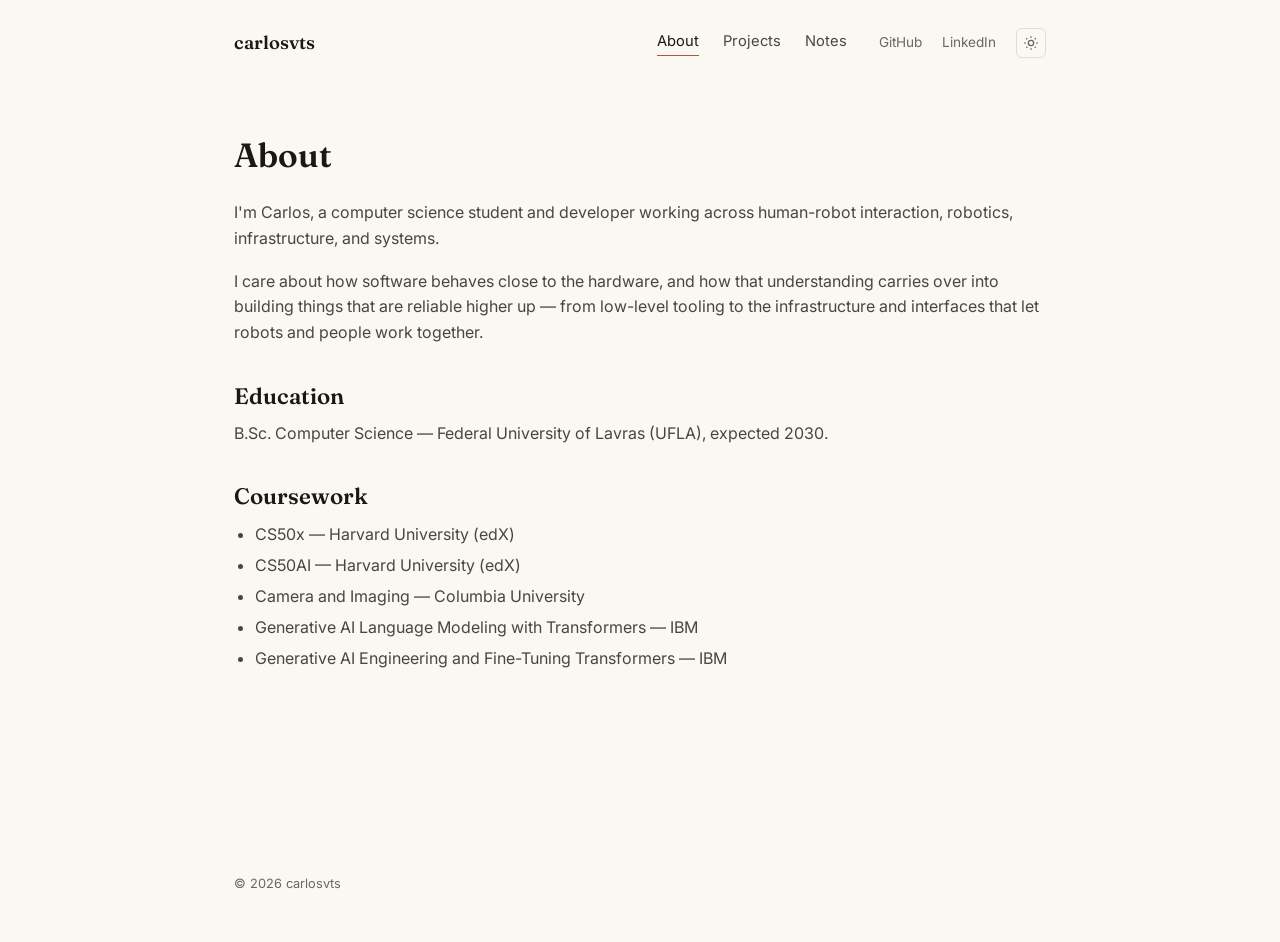
<file: about/index.html>
<!doctype html>
<html lang="en">
<head>
	<meta charset="utf-8">
	<meta name="viewport" content="width=device-width, initial-scale=1">
	<title>About — carlosvts</title>
	<link rel="stylesheet" href="/static/css/style.css">
	<link rel="preconnect" href="https://fonts.googleapis.com">
	<link rel="preconnect" href="https://fonts.gstatic.com" crossorigin>
	<link href="https://fonts.googleapis.com/css2?family=Fraunces:opsz,wght@9..144,400;9..144,500;9..144,600&family=Inter:wght@400;500;600&family=JetBrains+Mono:wght@500&display=swap" rel="stylesheet">
	<script>
		
		(function () {
			var stored = localStorage.getItem("theme");
			if (stored) document.documentElement.setAttribute("data-theme", stored);
		})();
	</script>
</head>
<body>
	<header class="site-header">
		<nav class="nav">
			<a class="wordmark" href="/">carlosvts</a>
			<div class="nav-links">
				<a href="/about/" class="active">About</a>
				<a href="/projects/" class="">Projects</a>
				<a href="/notes/" class="">Notes</a>
			</div>
			<div class="nav-right">
				<a href="https://github.com/carlosvts" class="external">GitHub</a>
				<a href="https://www.linkedin.com/in/carlos-vin%C3%ADcius-teixeira-de-souza-916a82378/" class="external">LinkedIn</a>
				<button id="theme-toggle" class="theme-toggle" type="button" aria-label="Toggle color theme">
					<svg class="icon-sun" viewBox="0 0 24 24" width="16" height="16" fill="none" stroke="currentColor" stroke-width="2"><circle cx="12" cy="12" r="4"/><path d="M12 2v2M12 20v2M4.93 4.93l1.41 1.41M17.66 17.66l1.41 1.41M2 12h2M20 12h2M4.93 19.07l1.41-1.41M17.66 6.34l1.41-1.41"/></svg>
					<svg class="icon-moon" viewBox="0 0 24 24" width="16" height="16" fill="none" stroke="currentColor" stroke-width="2"><path d="M20 14.5A8.5 8.5 0 1 1 9.5 4a7 7 0 0 0 10.5 10.5z"/></svg>
				</button>
			</div>
		</nav>
	</header>

	<main class="site-main">
		
<article class="page page-about">
	<h1>About</h1>
	<div class="prose">
		<p>I'm Carlos, a computer science student and developer working across human-robot interaction, robotics, infrastructure, and systems.</p>
<p>I care about how software behaves close to the hardware, and how that understanding carries over into building things that are reliable higher up — from low-level tooling to the infrastructure and interfaces that let robots and people work together.</p>
<h2>Education</h2>
<p>B.Sc. Computer Science — Federal University of Lavras (UFLA), expected 2030.</p>
<h2>Coursework</h2>
<ul>
<li>CS50x — Harvard University (edX)</li>
<li>CS50AI — Harvard University (edX)</li>
<li>Camera and Imaging — Columbia University</li>
<li>Generative AI Language Modeling with Transformers — IBM</li>
<li>Generative AI Engineering and Fine-Tuning Transformers — IBM</li>
</ul>

	</div>
</article>

	</main>

	<footer class="site-footer">
		<span>&copy; 2026 carlosvts</span>
	</footer>

	<script src="/static/js/theme.js"></script>
</body>
</html>
</file>
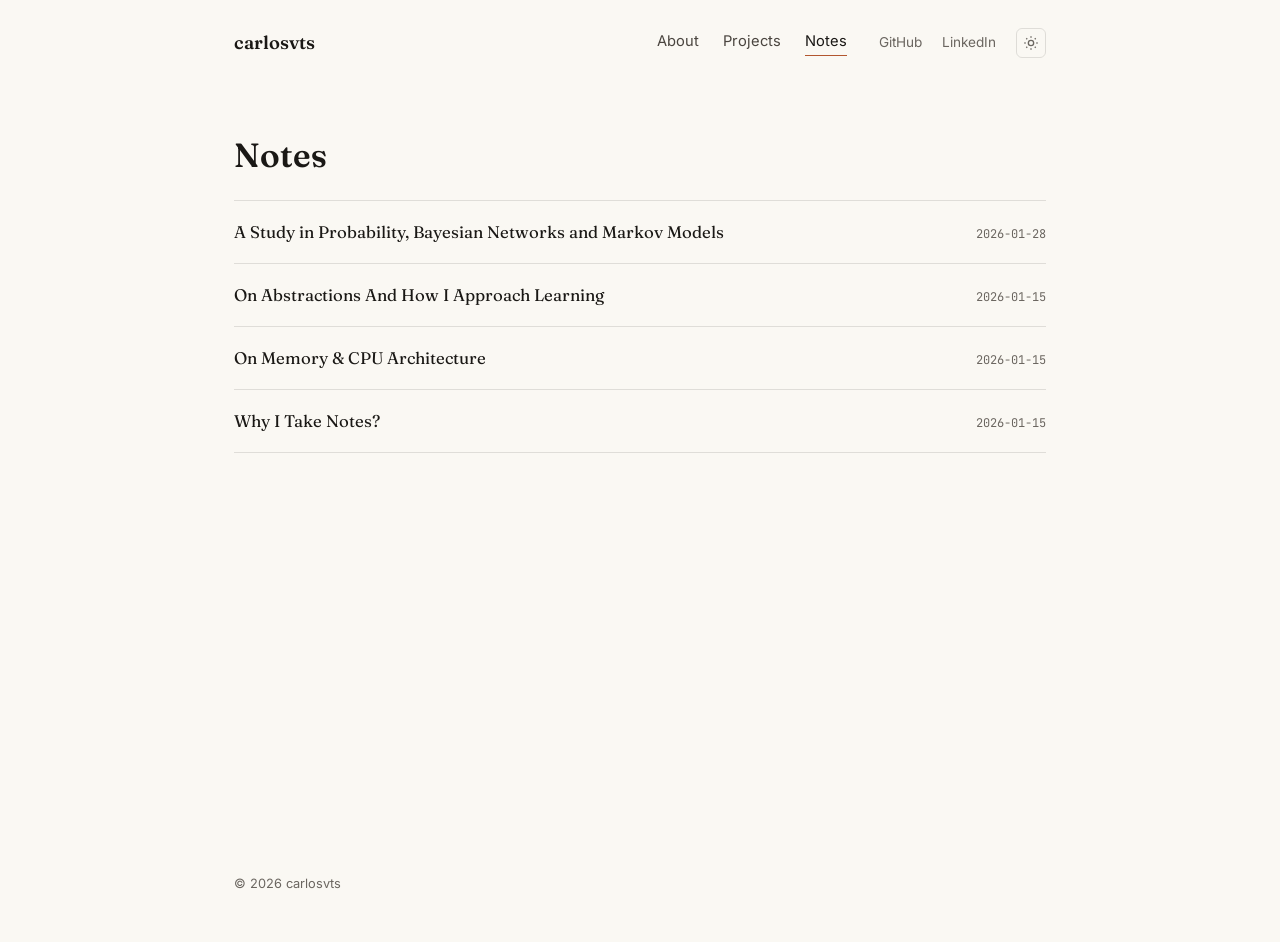
<file: notes/index.html>
<!doctype html>
<html lang="en">
<head>
	<meta charset="utf-8">
	<meta name="viewport" content="width=device-width, initial-scale=1">
	<title>Notes — carlosvts</title>
	<link rel="stylesheet" href="/static/css/style.css">
	<link rel="preconnect" href="https://fonts.googleapis.com">
	<link rel="preconnect" href="https://fonts.gstatic.com" crossorigin>
	<link href="https://fonts.googleapis.com/css2?family=Fraunces:opsz,wght@9..144,400;9..144,500;9..144,600&family=Inter:wght@400;500;600&family=JetBrains+Mono:wght@500&display=swap" rel="stylesheet">
	<script>
		
		(function () {
			var stored = localStorage.getItem("theme");
			if (stored) document.documentElement.setAttribute("data-theme", stored);
		})();
	</script>
</head>
<body>
	<header class="site-header">
		<nav class="nav">
			<a class="wordmark" href="/">carlosvts</a>
			<div class="nav-links">
				<a href="/about/" class="">About</a>
				<a href="/projects/" class="">Projects</a>
				<a href="/notes/" class="active">Notes</a>
			</div>
			<div class="nav-right">
				<a href="https://github.com/carlosvts" class="external">GitHub</a>
				<a href="https://www.linkedin.com/in/carlos-vin%C3%ADcius-teixeira-de-souza-916a82378/" class="external">LinkedIn</a>
				<button id="theme-toggle" class="theme-toggle" type="button" aria-label="Toggle color theme">
					<svg class="icon-sun" viewBox="0 0 24 24" width="16" height="16" fill="none" stroke="currentColor" stroke-width="2"><circle cx="12" cy="12" r="4"/><path d="M12 2v2M12 20v2M4.93 4.93l1.41 1.41M17.66 17.66l1.41 1.41M2 12h2M20 12h2M4.93 19.07l1.41-1.41M17.66 6.34l1.41-1.41"/></svg>
					<svg class="icon-moon" viewBox="0 0 24 24" width="16" height="16" fill="none" stroke="currentColor" stroke-width="2"><path d="M20 14.5A8.5 8.5 0 1 1 9.5 4a7 7 0 0 0 10.5 10.5z"/></svg>
				</button>
			</div>
		</nav>
	</header>

	<main class="site-main">
		
<section class="page page-notes">
	<h1>Notes</h1>
	<ul class="note-list">
		
		<li>
			<a href="/notes/uncertainty-bayesian-markov/">
				<span class="note-title">A Study in Probability, Bayesian Networks and Markov Models</span>
				<span class="note-date">2026-01-28</span>
			</a>
		</li>
		
		<li>
			<a href="/notes/on-abstraction-and-how-i-approach-learning/">
				<span class="note-title">On Abstractions And How I Approach Learning</span>
				<span class="note-date">2026-01-15</span>
			</a>
		</li>
		
		<li>
			<a href="/notes/on-memory-and-cpu-architecture/">
				<span class="note-title">On Memory &amp; CPU Architecture</span>
				<span class="note-date">2026-01-15</span>
			</a>
		</li>
		
		<li>
			<a href="/notes/why-i-take-notes/">
				<span class="note-title">Why I Take Notes?</span>
				<span class="note-date">2026-01-15</span>
			</a>
		</li>
		
	</ul>
</section>

	</main>

	<footer class="site-footer">
		<span>&copy; 2026 carlosvts</span>
	</footer>

	<script src="/static/js/theme.js"></script>
</body>
</html>
</file>
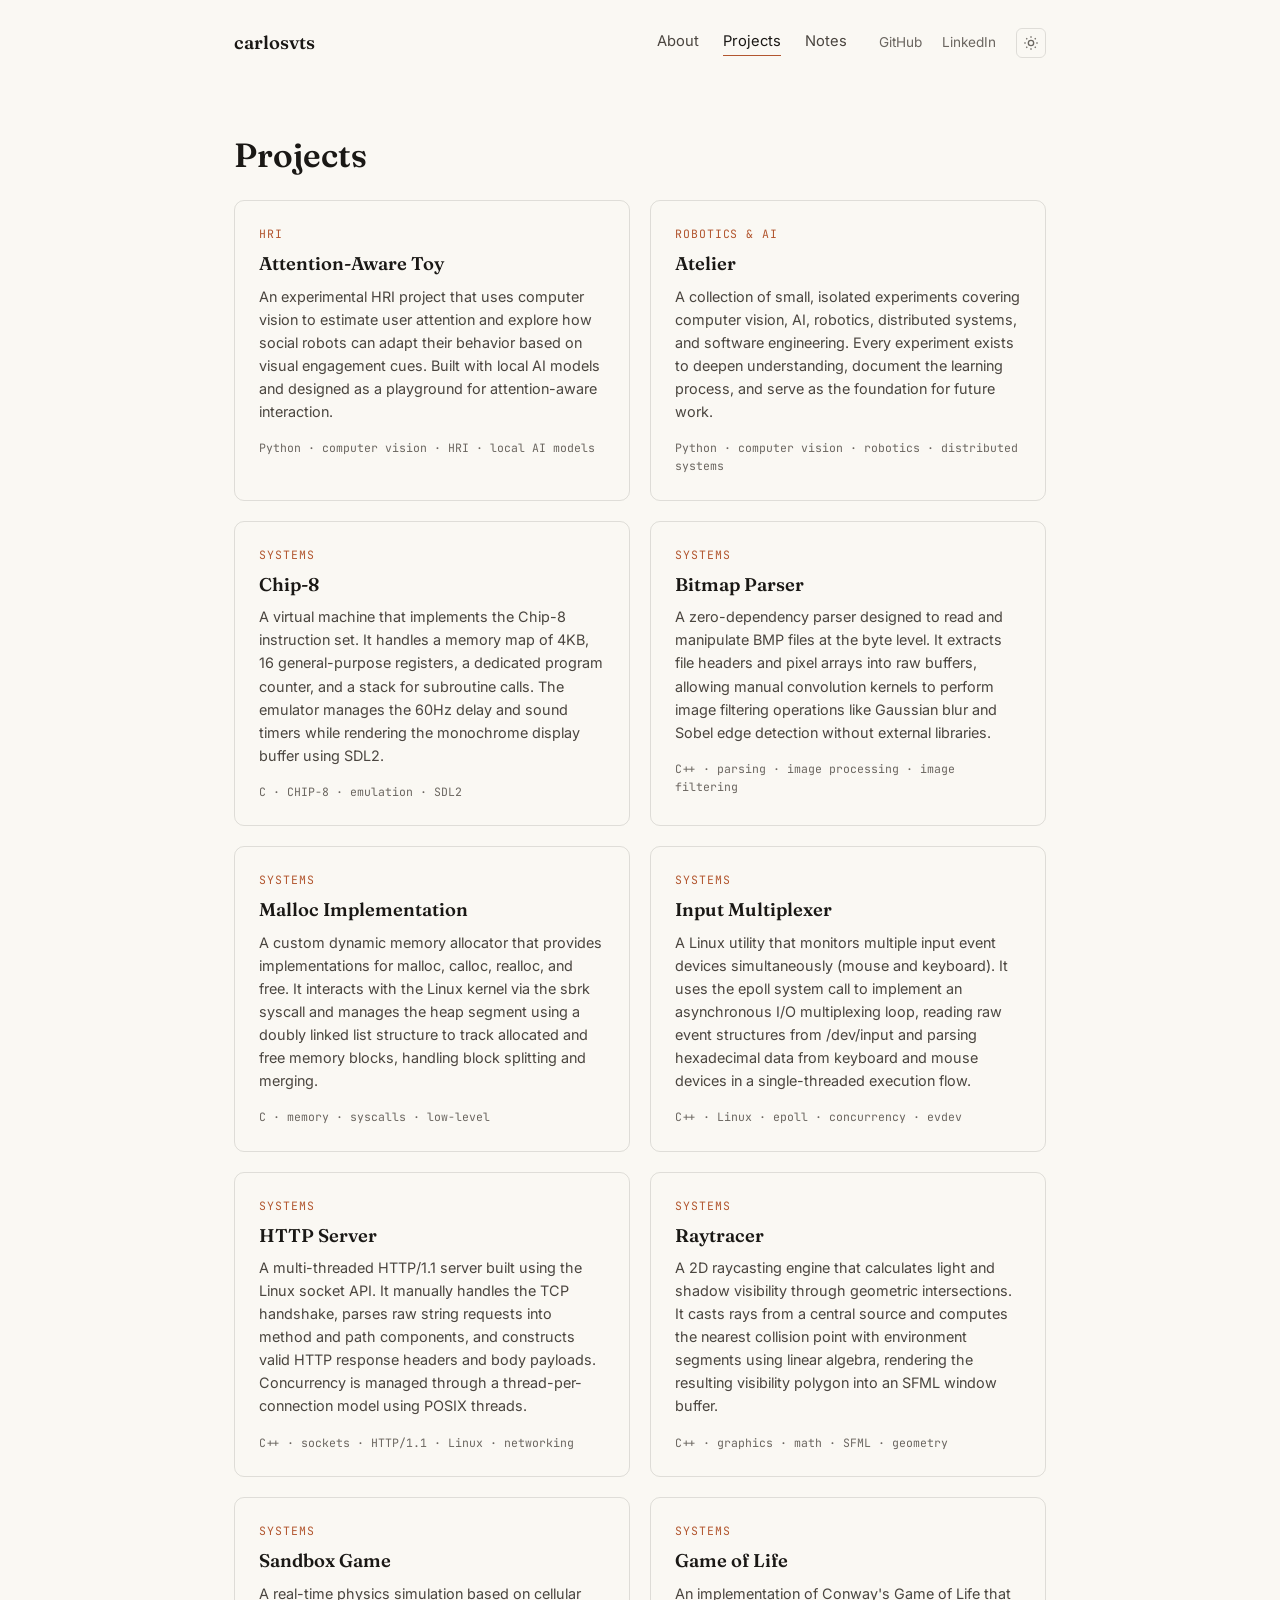
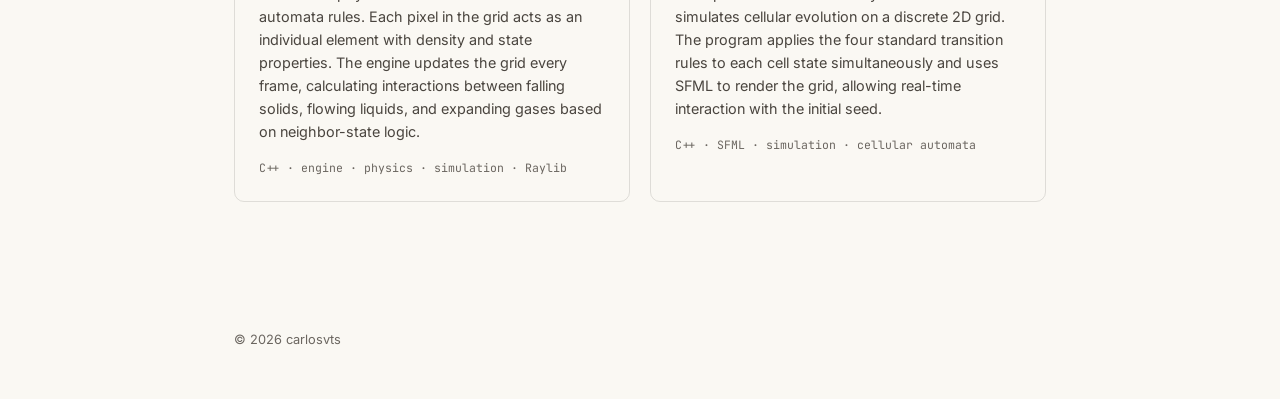
<file: projects/index.html>
<!doctype html>
<html lang="en">
<head>
	<meta charset="utf-8">
	<meta name="viewport" content="width=device-width, initial-scale=1">
	<title>Projects — carlosvts</title>
	<link rel="stylesheet" href="/static/css/style.css">
	<link rel="preconnect" href="https://fonts.googleapis.com">
	<link rel="preconnect" href="https://fonts.gstatic.com" crossorigin>
	<link href="https://fonts.googleapis.com/css2?family=Fraunces:opsz,wght@9..144,400;9..144,500;9..144,600&family=Inter:wght@400;500;600&family=JetBrains+Mono:wght@500&display=swap" rel="stylesheet">
	<script>
		
		(function () {
			var stored = localStorage.getItem("theme");
			if (stored) document.documentElement.setAttribute("data-theme", stored);
		})();
	</script>
</head>
<body>
	<header class="site-header">
		<nav class="nav">
			<a class="wordmark" href="/">carlosvts</a>
			<div class="nav-links">
				<a href="/about/" class="">About</a>
				<a href="/projects/" class="active">Projects</a>
				<a href="/notes/" class="">Notes</a>
			</div>
			<div class="nav-right">
				<a href="https://github.com/carlosvts" class="external">GitHub</a>
				<a href="https://www.linkedin.com/in/carlos-vin%C3%ADcius-teixeira-de-souza-916a82378/" class="external">LinkedIn</a>
				<button id="theme-toggle" class="theme-toggle" type="button" aria-label="Toggle color theme">
					<svg class="icon-sun" viewBox="0 0 24 24" width="16" height="16" fill="none" stroke="currentColor" stroke-width="2"><circle cx="12" cy="12" r="4"/><path d="M12 2v2M12 20v2M4.93 4.93l1.41 1.41M17.66 17.66l1.41 1.41M2 12h2M20 12h2M4.93 19.07l1.41-1.41M17.66 6.34l1.41-1.41"/></svg>
					<svg class="icon-moon" viewBox="0 0 24 24" width="16" height="16" fill="none" stroke="currentColor" stroke-width="2"><path d="M20 14.5A8.5 8.5 0 1 1 9.5 4a7 7 0 0 0 10.5 10.5z"/></svg>
				</button>
			</div>
		</nav>
	</header>

	<main class="site-main">
		
<section class="page page-projects">
	<h1>Projects</h1>
	<div class="project-grid">
		
		<a class="project-card" href="https://github.com/carlosvts/attention-aware-toy" target="_blank" rel="noopener noreferrer">
			<p class="kicker">HRI</p>
			<h2>Attention-Aware Toy</h2>
			<p class="project-description">An experimental HRI project that uses computer vision to estimate user attention and explore how social robots can adapt their behavior based on visual engagement cues. Built with local AI models and designed as a playground for attention-aware interaction.</p>
			<p class="project-tags">Python &middot; computer vision &middot; HRI &middot; local AI models</p>
		</a>
		
		<a class="project-card" href="https://github.com/carlosvts/atelier" target="_blank" rel="noopener noreferrer">
			<p class="kicker">ROBOTICS &amp; AI</p>
			<h2>Atelier</h2>
			<p class="project-description">A collection of small, isolated experiments covering computer vision, AI, robotics, distributed systems, and software engineering. Every experiment exists to deepen understanding, document the learning process, and serve as the foundation for future work.</p>
			<p class="project-tags">Python &middot; computer vision &middot; robotics &middot; distributed systems</p>
		</a>
		
		<a class="project-card" href="https://github.com/carlosvts/chip8" target="_blank" rel="noopener noreferrer">
			<p class="kicker">SYSTEMS</p>
			<h2>Chip-8</h2>
			<p class="project-description">A virtual machine that implements the Chip-8 instruction set. It handles a memory map of 4KB, 16 general-purpose registers, a dedicated program counter, and a stack for subroutine calls. The emulator manages the 60Hz delay and sound timers while rendering the monochrome display buffer using SDL2.</p>
			<p class="project-tags">C &middot; CHIP-8 &middot; emulation &middot; SDL2</p>
		</a>
		
		<a class="project-card" href="https://github.com/carlosvts/raw-image-processor" target="_blank" rel="noopener noreferrer">
			<p class="kicker">SYSTEMS</p>
			<h2>Bitmap Parser</h2>
			<p class="project-description">A zero-dependency parser designed to read and manipulate BMP files at the byte level. It extracts file headers and pixel arrays into raw buffers, allowing manual convolution kernels to perform image filtering operations like Gaussian blur and Sobel edge detection without external libraries.</p>
			<p class="project-tags">C&#43;&#43; &middot; parsing &middot; image processing &middot; image filtering</p>
		</a>
		
		<a class="project-card" href="https://github.com/carlosvts/malloc-implementation" target="_blank" rel="noopener noreferrer">
			<p class="kicker">SYSTEMS</p>
			<h2>Malloc Implementation</h2>
			<p class="project-description">A custom dynamic memory allocator that provides implementations for malloc, calloc, realloc, and free. It interacts with the Linux kernel via the sbrk syscall and manages the heap segment using a doubly linked list structure to track allocated and free memory blocks, handling block splitting and merging.</p>
			<p class="project-tags">C &middot; memory &middot; syscalls &middot; low-level</p>
		</a>
		
		<a class="project-card" href="https://github.com/carlosvts/input-multiplexer" target="_blank" rel="noopener noreferrer">
			<p class="kicker">SYSTEMS</p>
			<h2>Input Multiplexer</h2>
			<p class="project-description">A Linux utility that monitors multiple input event devices simultaneously (mouse and keyboard). It uses the epoll system call to implement an asynchronous I/O multiplexing loop, reading raw event structures from /dev/input and parsing hexadecimal data from keyboard and mouse devices in a single-threaded execution flow.</p>
			<p class="project-tags">C&#43;&#43; &middot; Linux &middot; epoll &middot; concurrency &middot; evdev</p>
		</a>
		
		<a class="project-card" href="https://github.com/carlosvts/http-server-cpp" target="_blank" rel="noopener noreferrer">
			<p class="kicker">SYSTEMS</p>
			<h2>HTTP Server</h2>
			<p class="project-description">A multi-threaded HTTP/1.1 server built using the Linux socket API. It manually handles the TCP handshake, parses raw string requests into method and path components, and constructs valid HTTP response headers and body payloads. Concurrency is managed through a thread-per-connection model using POSIX threads.</p>
			<p class="project-tags">C&#43;&#43; &middot; sockets &middot; HTTP/1.1 &middot; Linux &middot; networking</p>
		</a>
		
		<a class="project-card" href="https://github.com/carlosvts/raytracing" target="_blank" rel="noopener noreferrer">
			<p class="kicker">SYSTEMS</p>
			<h2>Raytracer</h2>
			<p class="project-description">A 2D raycasting engine that calculates light and shadow visibility through geometric intersections. It casts rays from a central source and computes the nearest collision point with environment segments using linear algebra, rendering the resulting visibility polygon into an SFML window buffer.</p>
			<p class="project-tags">C&#43;&#43; &middot; graphics &middot; math &middot; SFML &middot; geometry</p>
		</a>
		
		<a class="project-card" href="https://github.com/carlosvts/sandbox-game" target="_blank" rel="noopener noreferrer">
			<p class="kicker">SYSTEMS</p>
			<h2>Sandbox Game</h2>
			<p class="project-description">A real-time physics simulation based on cellular automata rules. Each pixel in the grid acts as an individual element with density and state properties. The engine updates the grid every frame, calculating interactions between falling solids, flowing liquids, and expanding gases based on neighbor-state logic.</p>
			<p class="project-tags">C&#43;&#43; &middot; engine &middot; physics &middot; simulation &middot; Raylib</p>
		</a>
		
		<a class="project-card" href="https://github.com/carlosvts/GameOfLife" target="_blank" rel="noopener noreferrer">
			<p class="kicker">SYSTEMS</p>
			<h2>Game of Life</h2>
			<p class="project-description">An implementation of Conway&#39;s Game of Life that simulates cellular evolution on a discrete 2D grid. The program applies the four standard transition rules to each cell state simultaneously and uses SFML to render the grid, allowing real-time interaction with the initial seed.</p>
			<p class="project-tags">C&#43;&#43; &middot; SFML &middot; simulation &middot; cellular automata</p>
		</a>
		
	</div>
</section>

	</main>

	<footer class="site-footer">
		<span>&copy; 2026 carlosvts</span>
	</footer>

	<script src="/static/js/theme.js"></script>
</body>
</html>
</file>
<file: static/css/style.css>
/* ---------- tokens ---------- */

:root {
	--bg: #FAF8F3;
	--ink: #1A1815;
	--muted: #6B6660;
	--text: #4A453F;
	--accent: #B2562F;
	--border: rgba(26, 24, 21, 0.12);

	--font-display: "Fraunces", Georgia, serif;
	--font-body: "Inter", -apple-system, BlinkMacSystemFont, sans-serif;
	--font-mono: "JetBrains Mono", ui-monospace, SFMono-Regular, monospace;
}

@media (prefers-color-scheme: dark) {
	:root {
		--bg: #17140F;
		--ink: #F2EFE8;
		--muted: #9A9188;
		--text: #C9C2B7;
		--accent: #D9784A;
		--border: rgba(242, 239, 232, 0.12);
	}
}

:root[data-theme="light"] {
	--bg: #FAF8F3;
	--ink: #1A1815;
	--muted: #6B6660;
	--text: #4A453F;
	--accent: #B2562F;
	--border: rgba(26, 24, 21, 0.12);
}

:root[data-theme="dark"] {
	--bg: #17140F;
	--ink: #F2EFE8;
	--muted: #9A9188;
	--text: #C9C2B7;
	--accent: #D9784A;
	--border: rgba(242, 239, 232, 0.12);
}

/* ---------- reset ---------- */

* {
	box-sizing: border-box;
}

html {
	color-scheme: light dark;
}

body {
	margin: 0;
	background: var(--bg);
	color: var(--text);
	font-family: var(--font-body);
	font-size: 16px;
	line-height: 1.6;
	-webkit-font-smoothing: antialiased;
	transition: background-color 0.15s ease, color 0.15s ease;
}

img {
	max-width: 100%;
	display: block;
}

a {
	color: inherit;
	text-decoration: none;
}

h1, h2, h3 {
	font-family: var(--font-display);
	color: var(--ink);
	font-weight: 600;
	line-height: 1.25;
	margin: 0 0 0.5em;
}

.kicker {
	font-family: var(--font-mono);
	font-size: 0.72rem;
	letter-spacing: 0.08em;
	text-transform: uppercase;
	color: var(--accent);
	margin: 0 0 0.75em;
}

/* ---------- layout ---------- */

.site-header,
.site-main,
.site-footer {
	max-width: 860px;
	margin: 0 auto;
	padding: 0 1.5rem;
}

.site-main {
	min-height: calc(100vh - 9rem);
	padding-top: 2rem;
	padding-bottom: 4rem;
}

/* ---------- nav ---------- */

.nav {
	display: flex;
	align-items: center;
	gap: 2rem;
	padding: 1.75rem 0;
	flex-wrap: wrap;
}

.wordmark {
	font-family: var(--font-display);
	font-size: 1.15rem;
	font-weight: 600;
	color: var(--ink);
	margin-right: auto;
}

.nav-links {
	display: flex;
	gap: 1.5rem;
}

.nav-links a {
	font-size: 0.92rem;
	color: var(--text);
	padding-bottom: 2px;
	border-bottom: 1px solid transparent;
}

.nav-links a:hover {
	color: var(--ink);
}

.nav-links a.active {
	color: var(--ink);
	border-bottom-color: var(--accent);
}

.nav-right {
	display: flex;
	align-items: center;
	gap: 1.25rem;
}

.nav-right a.external {
	font-size: 0.85rem;
	color: var(--muted);
}

.nav-right a.external:hover {
	color: var(--accent);
}

.theme-toggle {
	background: none;
	border: 1px solid var(--border);
	border-radius: 6px;
	color: var(--muted);
	width: 30px;
	height: 30px;
	display: inline-flex;
	align-items: center;
	justify-content: center;
	cursor: pointer;
}

.theme-toggle:hover {
	color: var(--accent);
	border-color: var(--accent);
}

.icon-moon { display: none; }
:root[data-theme="dark"] .icon-sun { display: none; }
:root[data-theme="dark"] .icon-moon { display: block; }
@media (prefers-color-scheme: dark) {
	:root:not([data-theme="light"]) .icon-sun { display: none; }
	:root:not([data-theme="light"]) .icon-moon { display: block; }
}

/* ---------- footer ---------- */

.site-footer {
	padding: 2rem 1.5rem 3rem;
	font-size: 0.8rem;
	color: var(--muted);
}

/* ---------- home ---------- */

.hero {
	padding: 4rem 0 2rem;
	text-align: center;
}

.hero-title {
	font-size: 2.75rem;
}

.hero-lede {
	max-width: 520px;
	margin: 1rem auto 2rem;
	color: var(--text);
}

.hero-links {
	display: flex;
	justify-content: center;
	gap: 1.5rem;
}

.hero-links a {
	font-size: 0.95rem;
	border-bottom: 1px solid transparent;
	padding-bottom: 2px;
}

.hero-links a:hover {
	border-bottom-color: var(--accent);
	color: var(--ink);
}

/* ---------- prose (about + note bodies) ---------- */

.page {
	padding: 1rem 0 2rem;
}

.page h1 {
	font-size: 2.1rem;
	margin-bottom: 1.5rem;
}

.prose h2 {
	font-size: 1.4rem;
	margin-top: 2.25rem;
}

.prose h3 {
	font-size: 1.15rem;
	margin-top: 1.75rem;
}

.prose h4 {
	font-family: var(--font-body);
	font-size: 0.95rem;
	font-weight: 600;
	color: var(--ink);
	margin-top: 1.5rem;
}

.prose p,
.prose ul,
.prose ol {
	margin: 0 0 1.1em;
}

.prose ul,
.prose ol {
	padding-left: 1.3em;
}

.prose li {
	margin-bottom: 0.35em;
}

.prose a {
	color: var(--accent);
	border-bottom: 1px solid var(--border);
}

.prose blockquote {
	margin: 1.5em 0;
	padding: 0.25em 1.25em;
	border-left: 3px solid var(--accent);
	color: var(--muted);
	font-style: italic;
}

.prose code {
	font-family: var(--font-mono);
	font-size: 0.85em;
	background: var(--border);
	padding: 0.15em 0.4em;
	border-radius: 4px;
}

.prose pre {
	background: var(--border);
	padding: 1rem 1.25rem;
	border-radius: 8px;
	overflow-x: auto;
	margin: 1.5em 0;
}

.prose pre code {
	background: none;
	padding: 0;
}

.prose img {
	border-radius: 8px;
	margin: 1.75em 0;
}

.prose hr {
	border: none;
	border-top: 1px solid var(--border);
	margin: 2em 0;
}

/* ---------- projects ---------- */

.project-grid {
	display: grid;
	grid-template-columns: repeat(auto-fill, minmax(260px, 1fr));
	gap: 1.25rem;
	margin-top: 1.5rem;
}

.project-card {
	display: block;
	border: 1px solid var(--border);
	border-radius: 10px;
	padding: 1.5rem;
	transition: border-color 0.15s ease;
}

.project-card:hover {
	border-color: var(--accent);
}

.project-card h2 {
	font-size: 1.15rem;
	margin-bottom: 0.6rem;
}

.project-description {
	font-size: 0.9rem;
	color: var(--text);
	margin: 0 0 1rem;
}

.project-tags {
	font-family: var(--font-mono);
	font-size: 0.72rem;
	color: var(--muted);
	margin: 0;
}

/* ---------- notes index ---------- */

.note-list {
	list-style: none;
	margin: 1.5rem 0 0;
	padding: 0;
	border-top: 1px solid var(--border);
}

.note-list a {
	display: flex;
	justify-content: space-between;
	align-items: baseline;
	gap: 1rem;
	padding: 1.1rem 0;
	border-bottom: 1px solid var(--border);
}

.note-list a:hover .note-title {
	color: var(--accent);
}

.note-title {
	font-family: var(--font-display);
	font-size: 1.05rem;
	color: var(--ink);
}

.note-date {
	font-family: var(--font-mono);
	font-size: 0.75rem;
	color: var(--muted);
	white-space: nowrap;
}

/* ---------- note detail ---------- */

.back-link {
	display: inline-block;
	font-size: 0.85rem;
	color: var(--muted);
	margin-bottom: 1.5rem;
}

.back-link:hover {
	color: var(--accent);
}

/* ---------- responsive ---------- */

@media (max-width: 600px) {
	.nav {
		gap: 1rem;
	}

	.nav-links {
		order: 3;
		width: 100%;
		gap: 1.25rem;
	}

	.hero-title {
		font-size: 2.1rem;
	}
}
</file>
